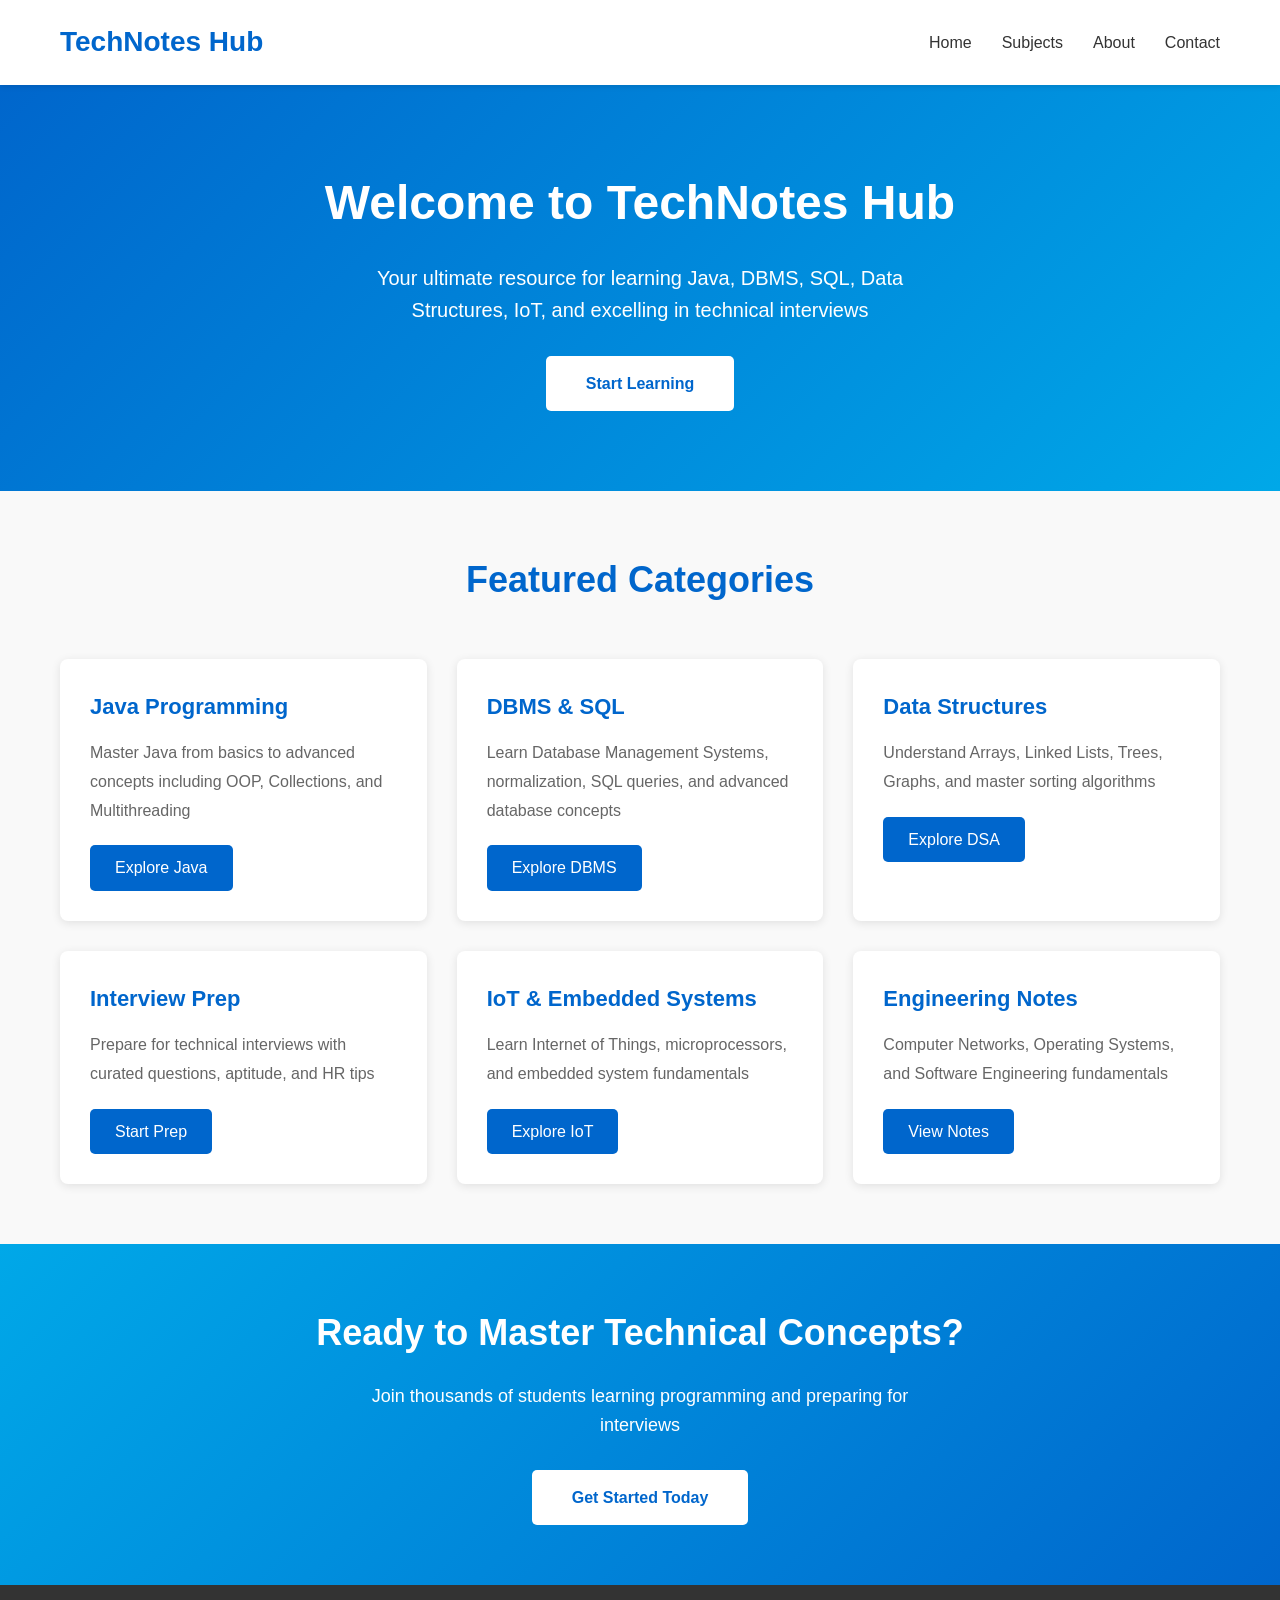
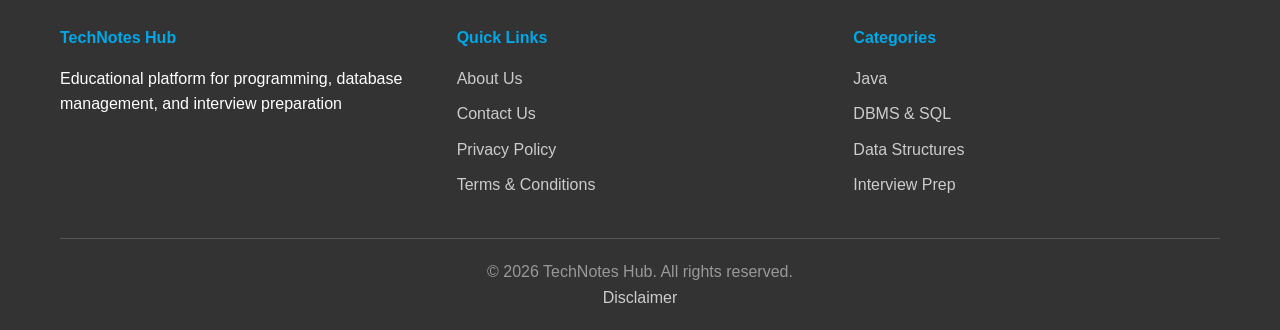
<file: technotes-hub/index.html>
<!DOCTYPE html>
<html lang="en">
<head>
    <meta charset="UTF-8">
    <meta name="viewport" content="width=device-width, initial-scale=1.0">
    <meta name="description" content="TechNotes Hub - Educational resources for Java, DBMS, SQL, Data Structures, IoT, and Interview Preparation">
    <meta name="keywords" content="Java, DBMS, SQL, Data Structures, Interview Questions, Programming">
    <title>TechNotes Hub - Learn Java, DBMS, SQL & More</title>
    <link rel="stylesheet" href="css/style.css">
    <link rel="stylesheet" href="css/responsive.css">
</head>
<body>
    <header>
        <nav class="navbar">
            <div class="container">
                <div class="logo">
                    <h1>TechNotes Hub</h1>
                </div>
                <ul class="nav-menu">
                    <li><a href="index.html">Home</a></li>
                    <li class="dropdown">
                        <a href="#">Subjects</a>
                        <div class="dropdown-content">
                            <a href="pages/java.html">Java</a>
                            <a href="pages/dbms.html">DBMS</a>
                            <a href="pages/sql.html">SQL</a>
                            <a href="pages/dsa.html">Data Structures</a>
                            <a href="pages/iot.html">IoT</a>
                            <a href="pages/placement.html">Placement Prep</a>
                        </div>
                    </li>
                    <li><a href="pages/about.html">About</a></li>
                    <li><a href="pages/contact.html">Contact</a></li>
                </ul>
            </div>
        </nav>
    </header>

    <main>
        <section class="hero">
            <div class="container">
                <h2>Welcome to TechNotes Hub</h2>
                <p>Your ultimate resource for learning Java, DBMS, SQL, Data Structures, IoT, and excelling in technical interviews</p>
                <a href="#featured" class="cta-btn">Start Learning</a>
            </div>
        </section>

        <section class="featured" id="featured">
            <div class="container">
                <h2>Featured Categories</h2>
                <div class="category-grid">
                    <div class="category-card">
                        <h3>Java Programming</h3>
                        <p>Master Java from basics to advanced concepts including OOP, Collections, and Multithreading</p>
                        <a href="pages/java.html" class="btn">Explore Java</a>
                    </div>
                    <div class="category-card">
                        <h3>DBMS & SQL</h3>
                        <p>Learn Database Management Systems, normalization, SQL queries, and advanced database concepts</p>
                        <a href="pages/dbms.html" class="btn">Explore DBMS</a>
                    </div>
                    <div class="category-card">
                        <h3>Data Structures</h3>
                        <p>Understand Arrays, Linked Lists, Trees, Graphs, and master sorting algorithms</p>
                        <a href="pages/dsa.html" class="btn">Explore DSA</a>
                    </div>
                    <div class="category-card">
                        <h3>Interview Prep</h3>
                        <p>Prepare for technical interviews with curated questions, aptitude, and HR tips</p>
                        <a href="pages/placement.html" class="btn">Start Prep</a>
                    </div>
                    <div class="category-card">
                        <h3>IoT & Embedded Systems</h3>
                        <p>Learn Internet of Things, microprocessors, and embedded system fundamentals</p>
                        <a href="pages/iot.html" class="btn">Explore IoT</a>
                    </div>
                    <div class="category-card">
                        <h3>Engineering Notes</h3>
                        <p>Computer Networks, Operating Systems, and Software Engineering fundamentals</p>
                        <a href="pages/engineering.html" class="btn">View Notes</a>
                    </div>
                </div>
            </div>
        </section>

        <section class="cta-section">
            <div class="container">
                <h2>Ready to Master Technical Concepts?</h2>
                <p>Join thousands of students learning programming and preparing for interviews</p>
                <a href="pages/contact.html" class="cta-btn">Get Started Today</a>
            </div>
        </section>
    </main>

    <footer>
        <div class="container">
            <div class="footer-content">
                <div class="footer-section">
                    <h4>TechNotes Hub</h4>
                    <p>Educational platform for programming, database management, and interview preparation</p>
                </div>
                <div class="footer-section">
                    <h4>Quick Links</h4>
                    <ul>
                        <li><a href="pages/about.html">About Us</a></li>
                        <li><a href="pages/contact.html">Contact Us</a></li>
                        <li><a href="pages/privacy-policy.html">Privacy Policy</a></li>
                        <li><a href="pages/terms-conditions.html">Terms & Conditions</a></li>
                    </ul>
                </div>
                <div class="footer-section">
                    <h4>Categories</h4>
                    <ul>
                        <li><a href="pages/java.html">Java</a></li>
                        <li><a href="pages/dbms.html">DBMS & SQL</a></li>
                        <li><a href="pages/dsa.html">Data Structures</a></li>
                        <li><a href="pages/placement.html">Interview Prep</a></li>
                    </ul>
                </div>
            </div>
            <div class="footer-bottom">
                <p>&copy; 2026 TechNotes Hub. All rights reserved.</p>
                <p><a href="pages/disclaimer.html">Disclaimer</a></p>
            </div>
        </div>
    </footer>

    <!-- AdSense Placeholder -->
    <script async src="https://pagead2.googlesyndication.com/pagead/js/adsbygoogle.js?client=ca-pub-xxxxxxxxxxxxxxxx"></script>
</body>
</html>
</file>
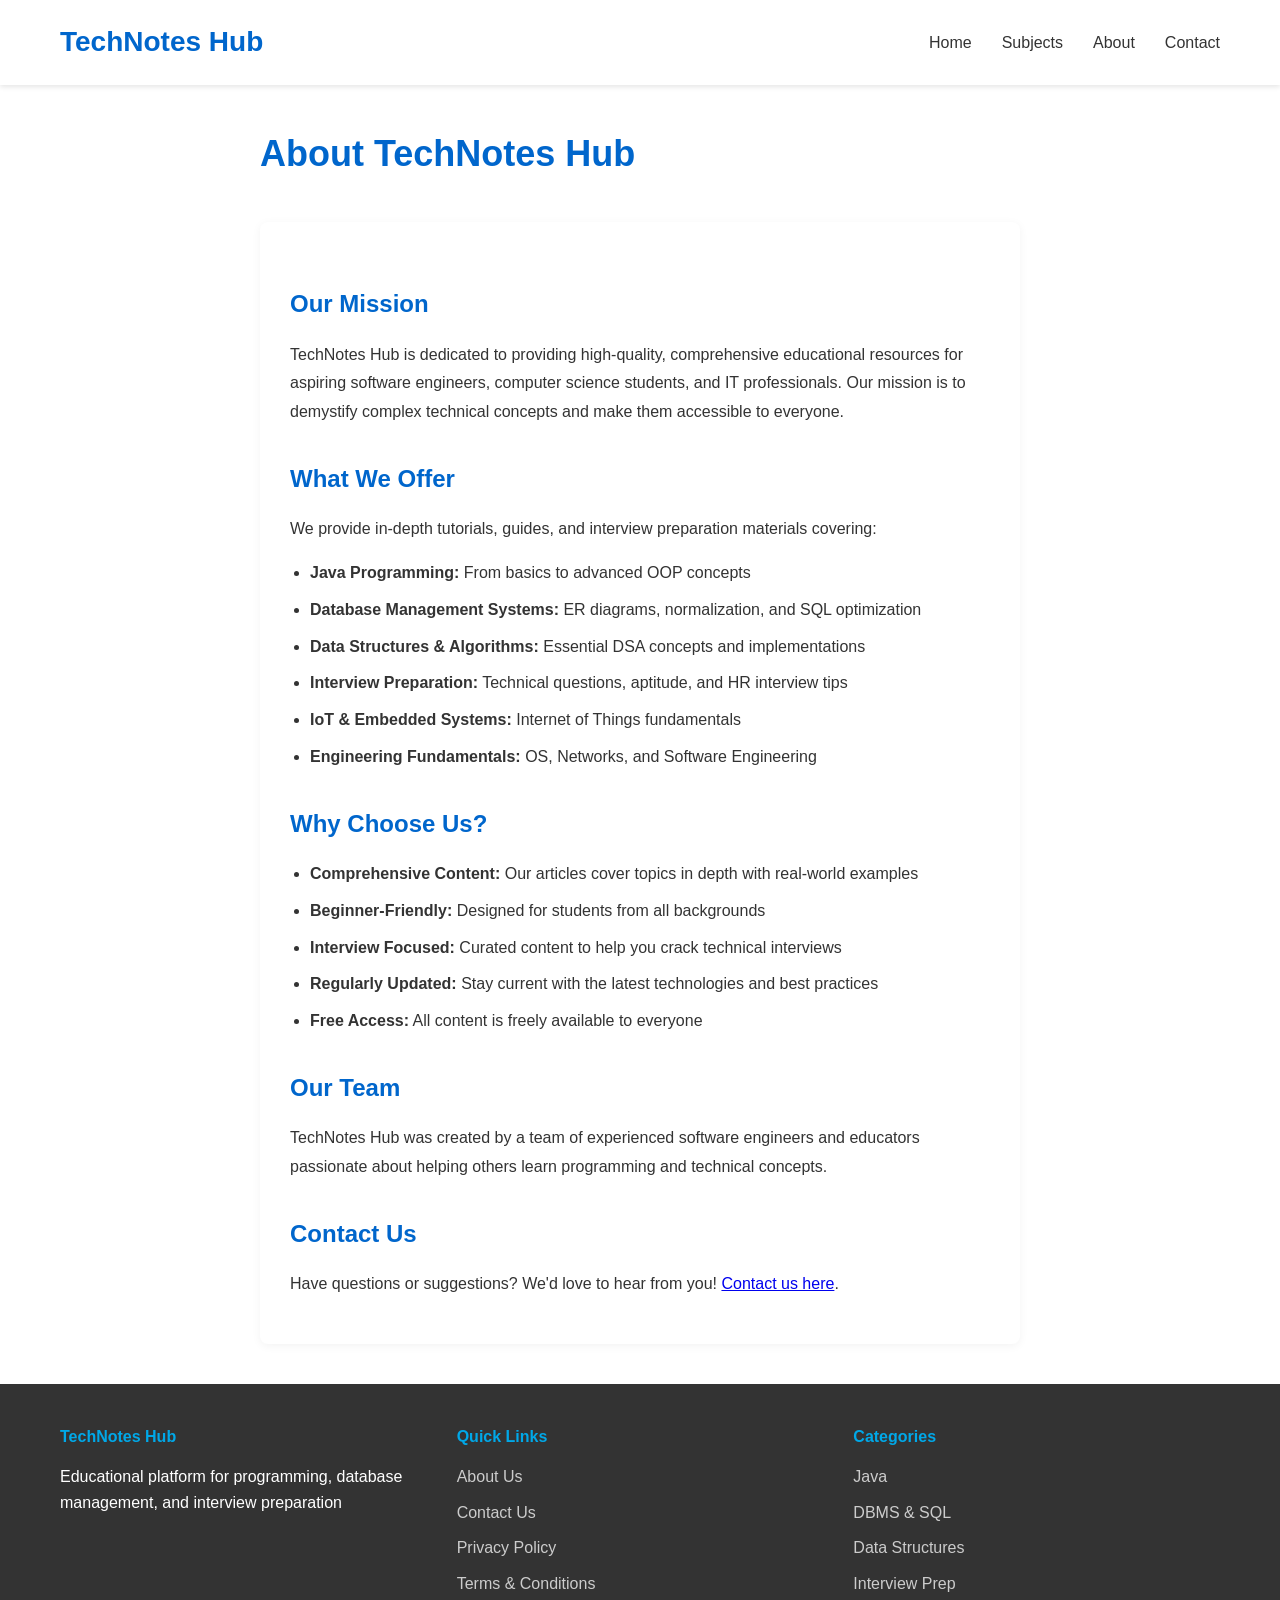
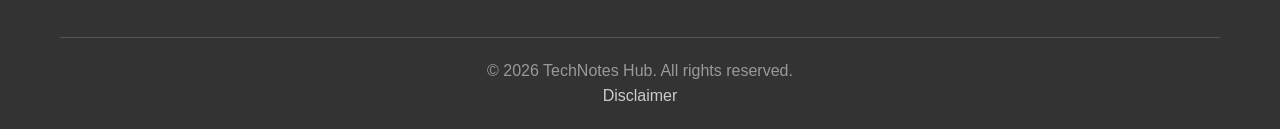
<file: technotes-hub/pages/about.html>
<!DOCTYPE html>
<html lang="en">
<head>
    <meta charset="UTF-8">
    <meta name="viewport" content="width=device-width, initial-scale=1.0">
    <meta name="description" content="About TechNotes Hub - Learn more about our mission and vision">
    <title>About Us - TechNotes Hub</title>
    <link rel="stylesheet" href="../css/style.css">
    <link rel="stylesheet" href="../css/responsive.css">
</head>
<body>
    <header>
        <nav class="navbar">
            <div class="container">
                <div class="logo">
                    <h1>TechNotes Hub</h1>
                </div>
                <ul class="nav-menu">
                    <li><a href="../index.html">Home</a></li>
                    <li class="dropdown">
                        <a href="#">Subjects</a>
                        <div class="dropdown-content">
                            <a href="java.html">Java</a>
                            <a href="dbms.html">DBMS</a>
                            <a href="sql.html">SQL</a>
                            <a href="dsa.html">Data Structures</a>
                            <a href="iot.html">IoT</a>
                            <a href="placement.html">Placement Prep</a>
                        </div>
                    </li>
                    <li><a href="about.html">About</a></li>
                    <li><a href="contact.html">Contact</a></li>
                </ul>
            </div>
        </nav>
    </header>

    <main>
        <div class="article-container">
            <div class="article-header">
                <h1>About TechNotes Hub</h1>
            </div>

            <div class="article-content">
                <h2>Our Mission</h2>
                <p>TechNotes Hub is dedicated to providing high-quality, comprehensive educational resources for aspiring software engineers, computer science students, and IT professionals. Our mission is to demystify complex technical concepts and make them accessible to everyone.</p>

                <h2>What We Offer</h2>
                <p>We provide in-depth tutorials, guides, and interview preparation materials covering:</p>
                <ul>
                    <li><strong>Java Programming:</strong> From basics to advanced OOP concepts</li>
                    <li><strong>Database Management Systems:</strong> ER diagrams, normalization, and SQL optimization</li>
                    <li><strong>Data Structures & Algorithms:</strong> Essential DSA concepts and implementations</li>
                    <li><strong>Interview Preparation:</strong> Technical questions, aptitude, and HR interview tips</li>
                    <li><strong>IoT & Embedded Systems:</strong> Internet of Things fundamentals</li>
                    <li><strong>Engineering Fundamentals:</strong> OS, Networks, and Software Engineering</li>
                </ul>

                <h2>Why Choose Us?</h2>
                <ul>
                    <li><strong>Comprehensive Content:</strong> Our articles cover topics in depth with real-world examples</li>
                    <li><strong>Beginner-Friendly:</strong> Designed for students from all backgrounds</li>
                    <li><strong>Interview Focused:</strong> Curated content to help you crack technical interviews</li>
                    <li><strong>Regularly Updated:</strong> Stay current with the latest technologies and best practices</li>
                    <li><strong>Free Access:</strong> All content is freely available to everyone</li>
                </ul>

                <h2>Our Team</h2>
                <p>TechNotes Hub was created by a team of experienced software engineers and educators passionate about helping others learn programming and technical concepts.</p>

                <h2>Contact Us</h2>
                <p>Have questions or suggestions? We'd love to hear from you! <a href="contact.html">Contact us here</a>.</p>
            </div>
        </div>
    </main>

    <footer>
        <div class="container">
            <div class="footer-content">
                <div class="footer-section">
                    <h4>TechNotes Hub</h4>
                    <p>Educational platform for programming, database management, and interview preparation</p>
                </div>
                <div class="footer-section">
                    <h4>Quick Links</h4>
                    <ul>
                        <li><a href="about.html">About Us</a></li>
                        <li><a href="contact.html">Contact Us</a></li>
                        <li><a href="privacy-policy.html">Privacy Policy</a></li>
                        <li><a href="terms-conditions.html">Terms & Conditions</a></li>
                    </ul>
                </div>
                <div class="footer-section">
                    <h4>Categories</h4>
                    <ul>
                        <li><a href="java.html">Java</a>
                        <li><a href="dbms.html">DBMS & SQL</a></li>
                        <li><a href="dsa.html">Data Structures</a></li>
                        <li><a href="placement.html">Interview Prep</a></li>
                    </ul>
                </div>
            </div>
            <div class="footer-bottom">
                <p>&copy; 2026 TechNotes Hub. All rights reserved.</p>
                <p><a href="disclaimer.html">Disclaimer</a></p>
            </div>
        </div>
    </footer>
</body>
</html>
</file>
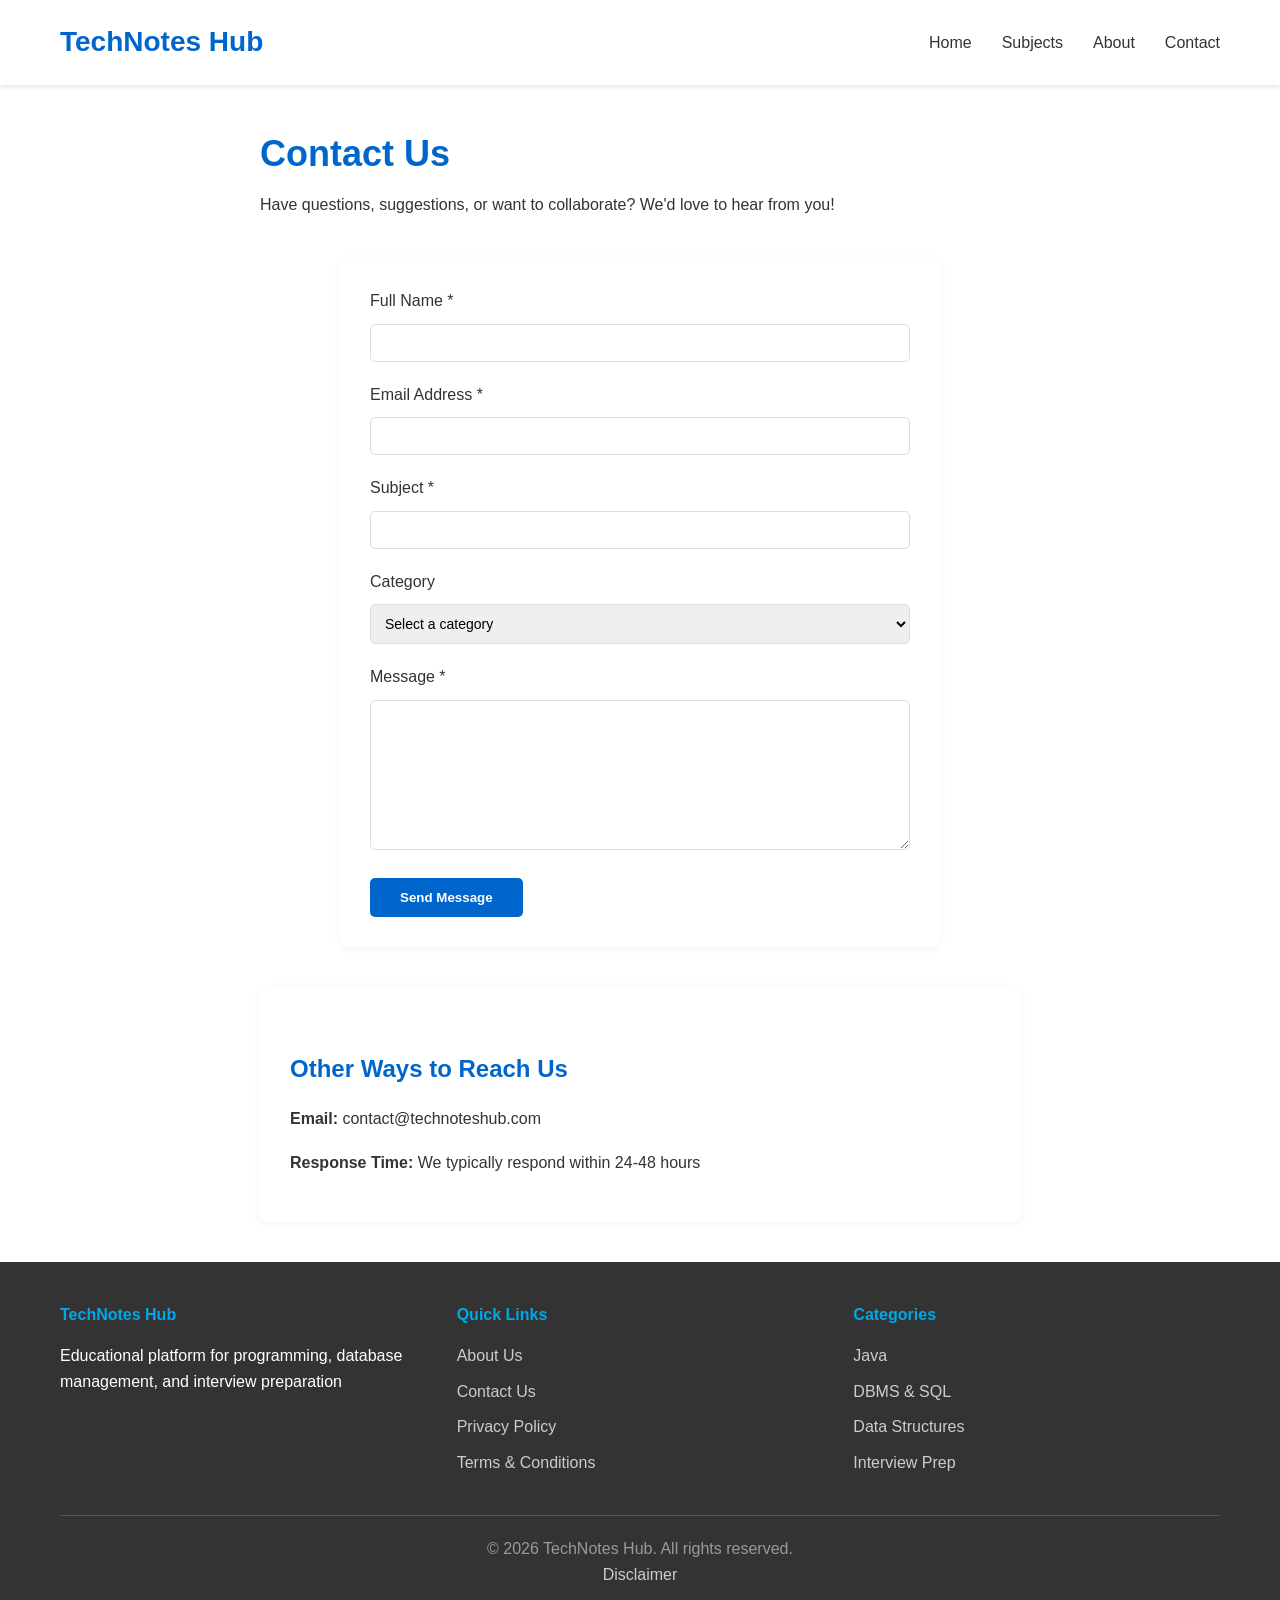
<file: technotes-hub/pages/contact.html>
<!DOCTYPE html>
<html lang="en">
<head>
    <meta charset="UTF-8">
    <meta name="viewport" content="width=device-width, initial-scale=1.0">
    <meta name="description" content="Contact TechNotes Hub - Get in touch with us">
    <title>Contact Us - TechNotes Hub</title>
    <link rel="stylesheet" href="../css/style.css">
    <link rel="stylesheet" href="../css/responsive.css">
</head>
<body>
    <header>
        <nav class="navbar">
            <div class="container">
                <div class="logo">
                    <h1>TechNotes Hub</h1>
                </div>
                <ul class="nav-menu">
                    <li><a href="../index.html">Home</a></li>
                    <li class="dropdown">
                        <a href="#">Subjects</a>
                        <div class="dropdown-content">
                            <a href="java.html">Java</a>
                            <a href="dbms.html">DBMS</a>
                            <a href="sql.html">SQL</a>
                            <a href="dsa.html">Data Structures</a>
                            <a href="iot.html">IoT</a>
                            <a href="placement.html">Placement Prep</a>
                        </div>
                    </li>
                    <li><a href="about.html">About</a></li>
                    <li><a href="contact.html">Contact</a></li>
                </ul>
            </div>
        </nav>
    </header>

    <main>
        <div class="article-container">
            <div class="article-header">
                <h1>Contact Us</h1>
                <p>Have questions, suggestions, or want to collaborate? We'd love to hear from you!</p>
            </div>

            <form id="contactForm" action="https://formspree.io/f/YOUR_FORM_ID" method="POST">
                <div>
                    <label for="name">Full Name *</label>
                    <input type="text" id="name" name="name" required>
                </div>

                <div>
                    <label for="email">Email Address *</label>
                    <input type="email" id="email" name="email" required>
                </div>

                <div>
                    <label for="subject">Subject *</label>
                    <input type="text" id="subject" name="subject" required>
                </div>

                <div>
                    <label for="category">Category</label>
                    <select id="category" name="category">
                        <option value="">Select a category</option>
                        <option value="suggestion">Content Suggestion</option>
                        <option value="feedback">Feedback</option>
                        <option value="bug">Bug Report</option>
                        <option value="collaboration">Collaboration</option>
                        <option value="other">Other</option>
                    </select>
                </div>

                <div>
                    <label for="message">Message *</label>
                    <textarea id="message" name="message" required></textarea>
                </div>

                <button type="submit">Send Message</button>
            </form>

            <div class="article-content">
                <h2>Other Ways to Reach Us</h2>
                <p><strong>Email:</strong> contact@technoteshub.com</p>
                <p><strong>Response Time:</strong> We typically respond within 24-48 hours</p>
            </div>
        </div>
    </main>

    <footer>
        <div class="container">
            <div class="footer-content">
                <div class="footer-section">
                    <h4>TechNotes Hub</h4>
                    <p>Educational platform for programming, database management, and interview preparation</p>
                </div>
                <div class="footer-section">
                    <h4>Quick Links</h4>
                    <ul>
                        <li><a href="about.html">About Us</a></li>
                        <li><a href="contact.html">Contact Us</a></li>
                        <li><a href="privacy-policy.html">Privacy Policy</a></li>
                        <li><a href="terms-conditions.html">Terms & Conditions</a></li>
                    </ul>
                </div>
                <div class="footer-section">
                    <h4>Categories</h4>
                    <ul>
                        <li><a href="java.html">Java</a></li>
                        <li><a href="dbms.html">DBMS & SQL</a></li>
                        <li><a href="dsa.html">Data Structures</a></li>
                        <li><a href="placement.html">Interview Prep</a></li>
                    </ul>
                </div>
            </div>
            <div class="footer-bottom">
                <p>&copy; 2026 TechNotes Hub. All rights reserved.</p>
                <p><a href="disclaimer.html">Disclaimer</a></p>
            </div>
        </div>
    </footer>
</body>
</html>
</file>
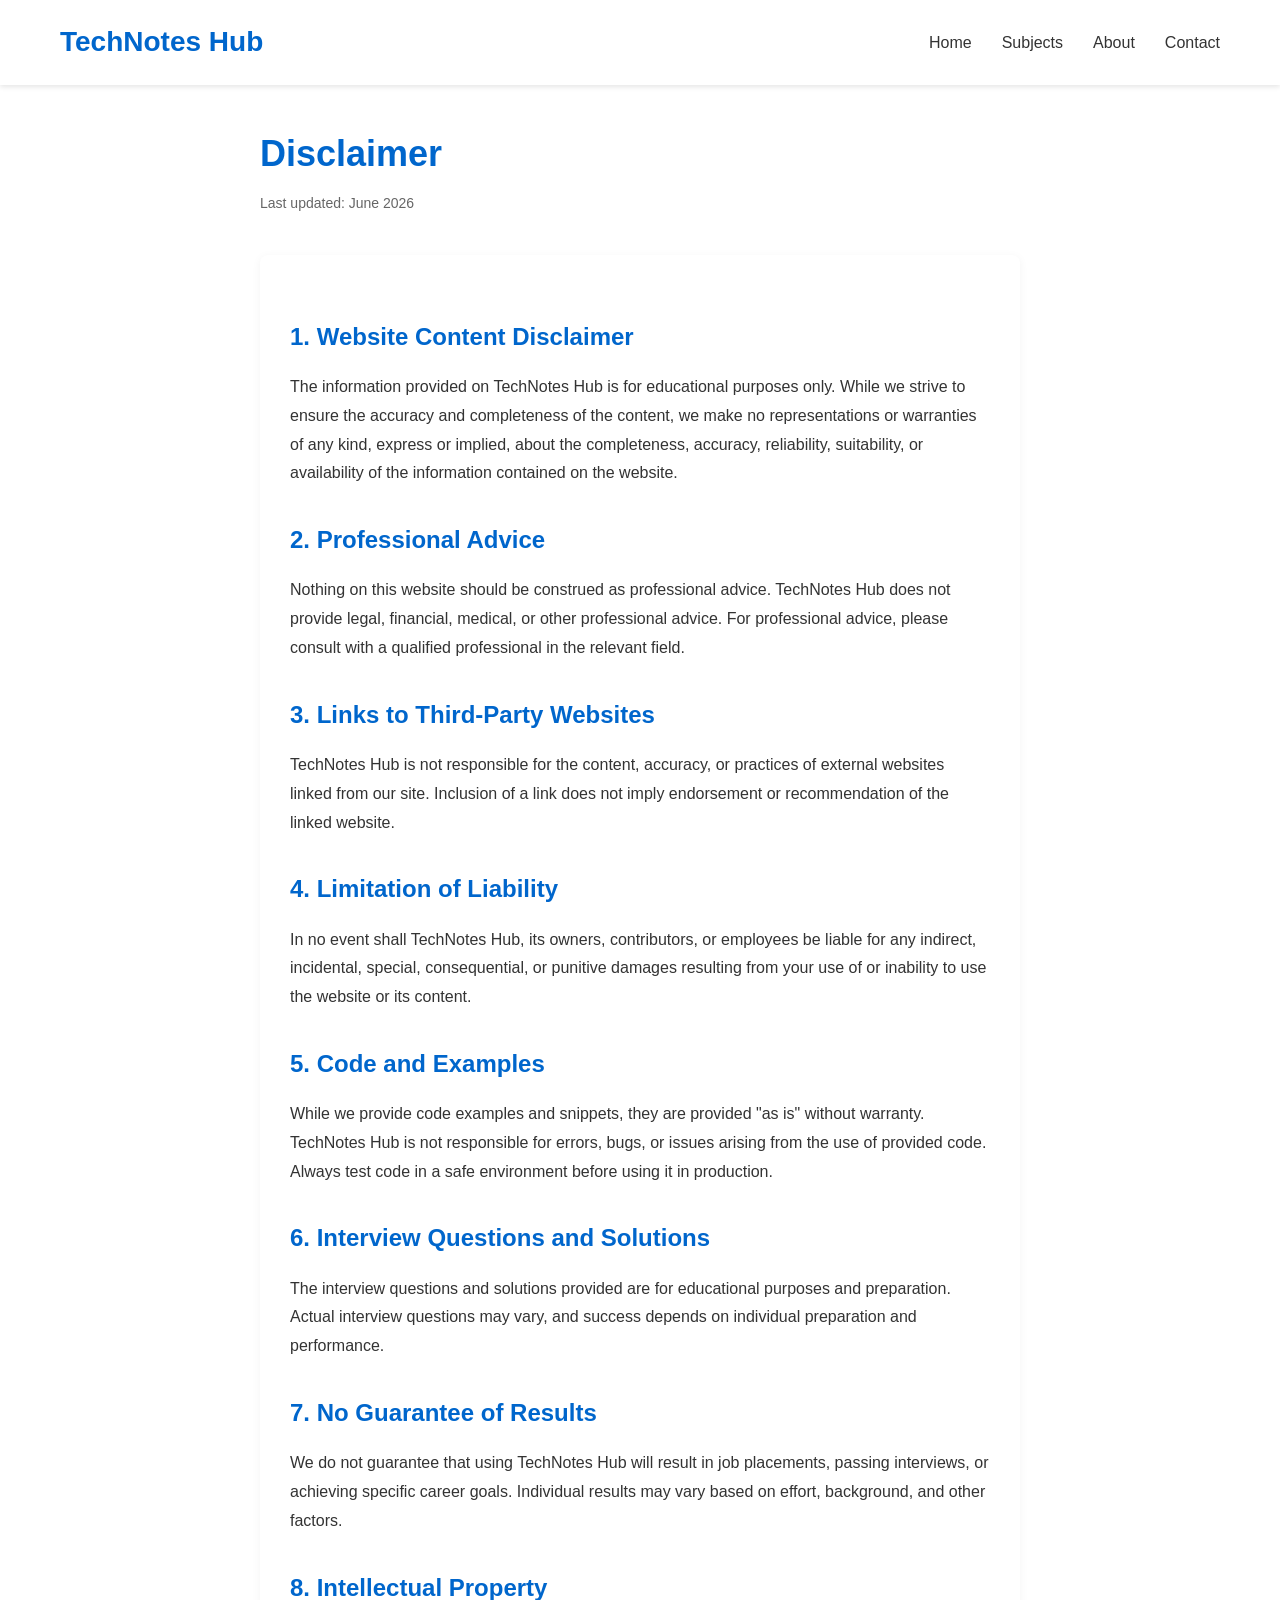
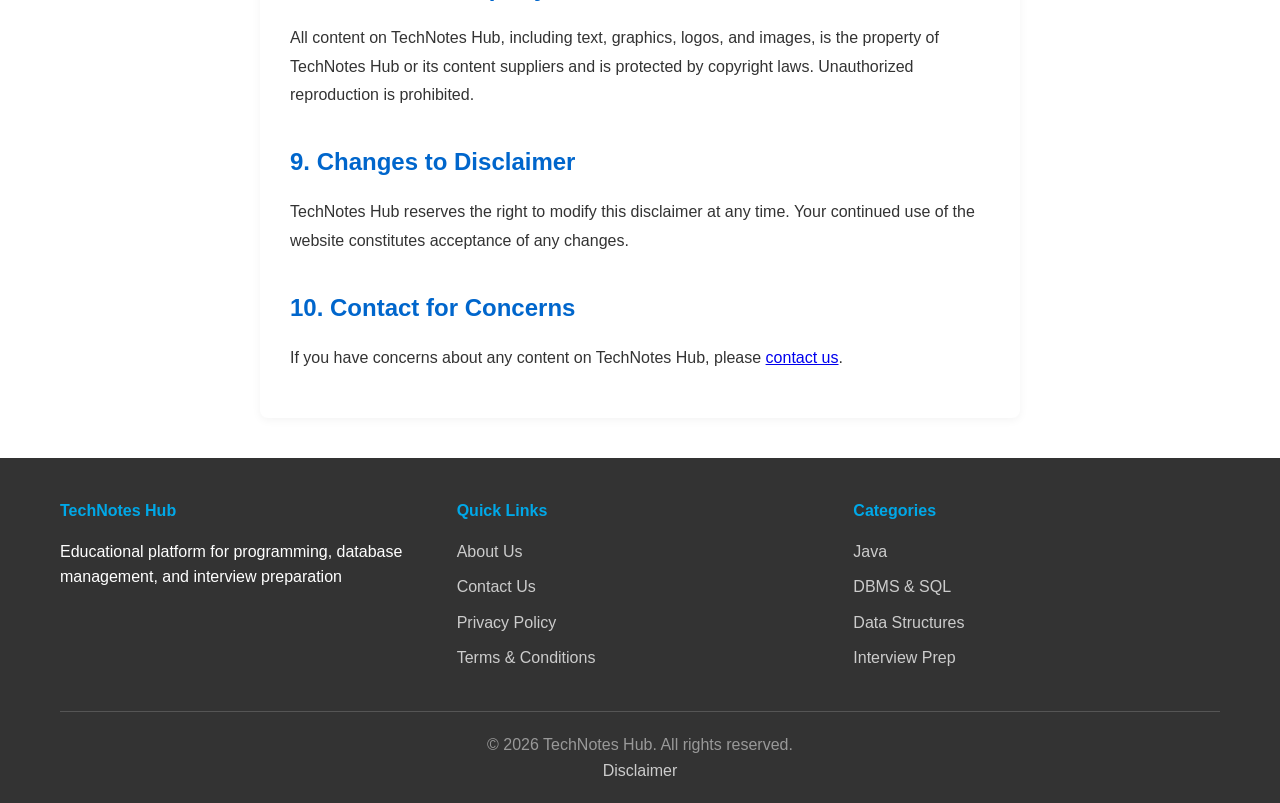
<file: technotes-hub/pages/disclaimer.html>
<!DOCTYPE html>
<html lang="en">
<head>
    <meta charset="UTF-8">
    <meta name="viewport" content="width=device-width, initial-scale=1.0">
    <meta name="description" content="Disclaimer - TechNotes Hub">
    <title>Disclaimer - TechNotes Hub</title>
    <link rel="stylesheet" href="../css/style.css">
    <link rel="stylesheet" href="../css/responsive.css">
</head>
<body>
    <header>
        <nav class="navbar">
            <div class="container">
                <div class="logo">
                    <h1>TechNotes Hub</h1>
                </div>
                <ul class="nav-menu">
                    <li><a href="../index.html">Home</a></li>
                    <li class="dropdown">
                        <a href="#">Subjects</a>
                        <div class="dropdown-content">
                            <a href="java.html">Java</a>
                            <a href="dbms.html">DBMS</a>
                            <a href="sql.html">SQL</a>
                            <a href="dsa.html">Data Structures</a>
                            <a href="iot.html">IoT</a>
                            <a href="placement.html">Placement Prep</a>
                        </div>
                    </li>
                    <li><a href="about.html">About</a></li>
                    <li><a href="contact.html">Contact</a></li>
                </ul>
            </div>
        </nav>
    </header>

    <main>
        <div class="article-container">
            <div class="article-header">
                <h1>Disclaimer</h1>
                <p class="article-meta">Last updated: June 2026</p>
            </div>

            <div class="article-content">
                <h2>1. Website Content Disclaimer</h2>
                <p>The information provided on TechNotes Hub is for educational purposes only. While we strive to ensure the accuracy and completeness of the content, we make no representations or warranties of any kind, express or implied, about the completeness, accuracy, reliability, suitability, or availability of the information contained on the website.</p>

                <h2>2. Professional Advice</h2>
                <p>Nothing on this website should be construed as professional advice. TechNotes Hub does not provide legal, financial, medical, or other professional advice. For professional advice, please consult with a qualified professional in the relevant field.</p>

                <h2>3. Links to Third-Party Websites</h2>
                <p>TechNotes Hub is not responsible for the content, accuracy, or practices of external websites linked from our site. Inclusion of a link does not imply endorsement or recommendation of the linked website.</p>

                <h2>4. Limitation of Liability</h2>
                <p>In no event shall TechNotes Hub, its owners, contributors, or employees be liable for any indirect, incidental, special, consequential, or punitive damages resulting from your use of or inability to use the website or its content.</p>

                <h2>5. Code and Examples</h2>
                <p>While we provide code examples and snippets, they are provided "as is" without warranty. TechNotes Hub is not responsible for errors, bugs, or issues arising from the use of provided code. Always test code in a safe environment before using it in production.</p>

                <h2>6. Interview Questions and Solutions</h2>
                <p>The interview questions and solutions provided are for educational purposes and preparation. Actual interview questions may vary, and success depends on individual preparation and performance.</p>

                <h2>7. No Guarantee of Results</h2>
                <p>We do not guarantee that using TechNotes Hub will result in job placements, passing interviews, or achieving specific career goals. Individual results may vary based on effort, background, and other factors.</p>

                <h2>8. Intellectual Property</h2>
                <p>All content on TechNotes Hub, including text, graphics, logos, and images, is the property of TechNotes Hub or its content suppliers and is protected by copyright laws. Unauthorized reproduction is prohibited.</p>

                <h2>9. Changes to Disclaimer</h2>
                <p>TechNotes Hub reserves the right to modify this disclaimer at any time. Your continued use of the website constitutes acceptance of any changes.</p>

                <h2>10. Contact for Concerns</h2>
                <p>If you have concerns about any content on TechNotes Hub, please <a href="contact.html">contact us</a>.</p>
            </div>
        </div>
    </main>

    <footer>
        <div class="container">
            <div class="footer-content">
                <div class="footer-section">
                    <h4>TechNotes Hub</h4>
                    <p>Educational platform for programming, database management, and interview preparation</p>
                </div>
                <div class="footer-section">
                    <h4>Quick Links</h4>
                    <ul>
                        <li><a href="about.html">About Us</a></li>
                        <li><a href="contact.html">Contact Us</a></li>
                        <li><a href="privacy-policy.html">Privacy Policy</a></li>
                        <li><a href="terms-conditions.html">Terms & Conditions</a></li>
                    </ul>
                </div>
                <div class="footer-section">
                    <h4>Categories</h4>
                    <ul>
                        <li><a href="java.html">Java</a></li>
                        <li><a href="dbms.html">DBMS & SQL</a></li>
                        <li><a href="dsa.html">Data Structures</a></li>
                        <li><a href="placement.html">Interview Prep</a></li>
                    </ul>
                </div>
            </div>
            <div class="footer-bottom">
                <p>&copy; 2026 TechNotes Hub. All rights reserved.</p>
                <p><a href="disclaimer.html">Disclaimer</a></p>
            </div>
        </div>
    </footer>
</body>
</html>
</file>
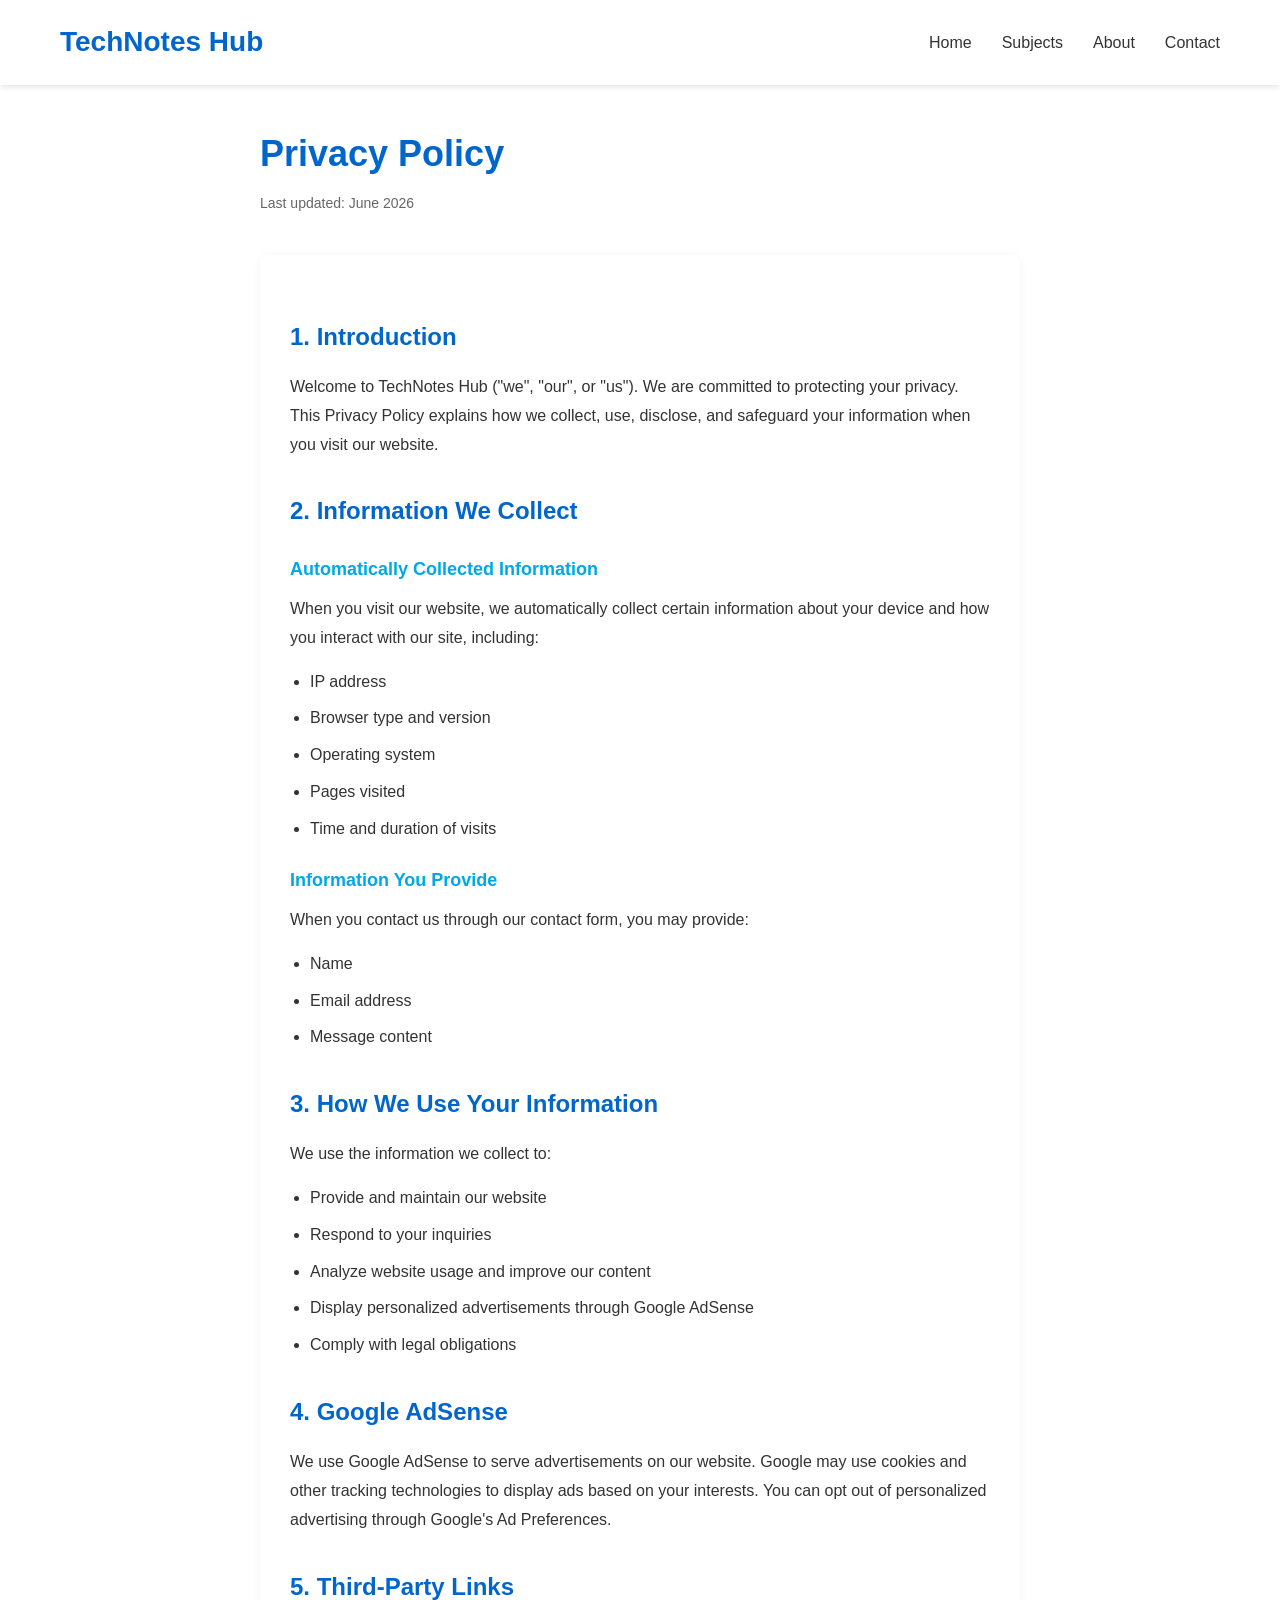
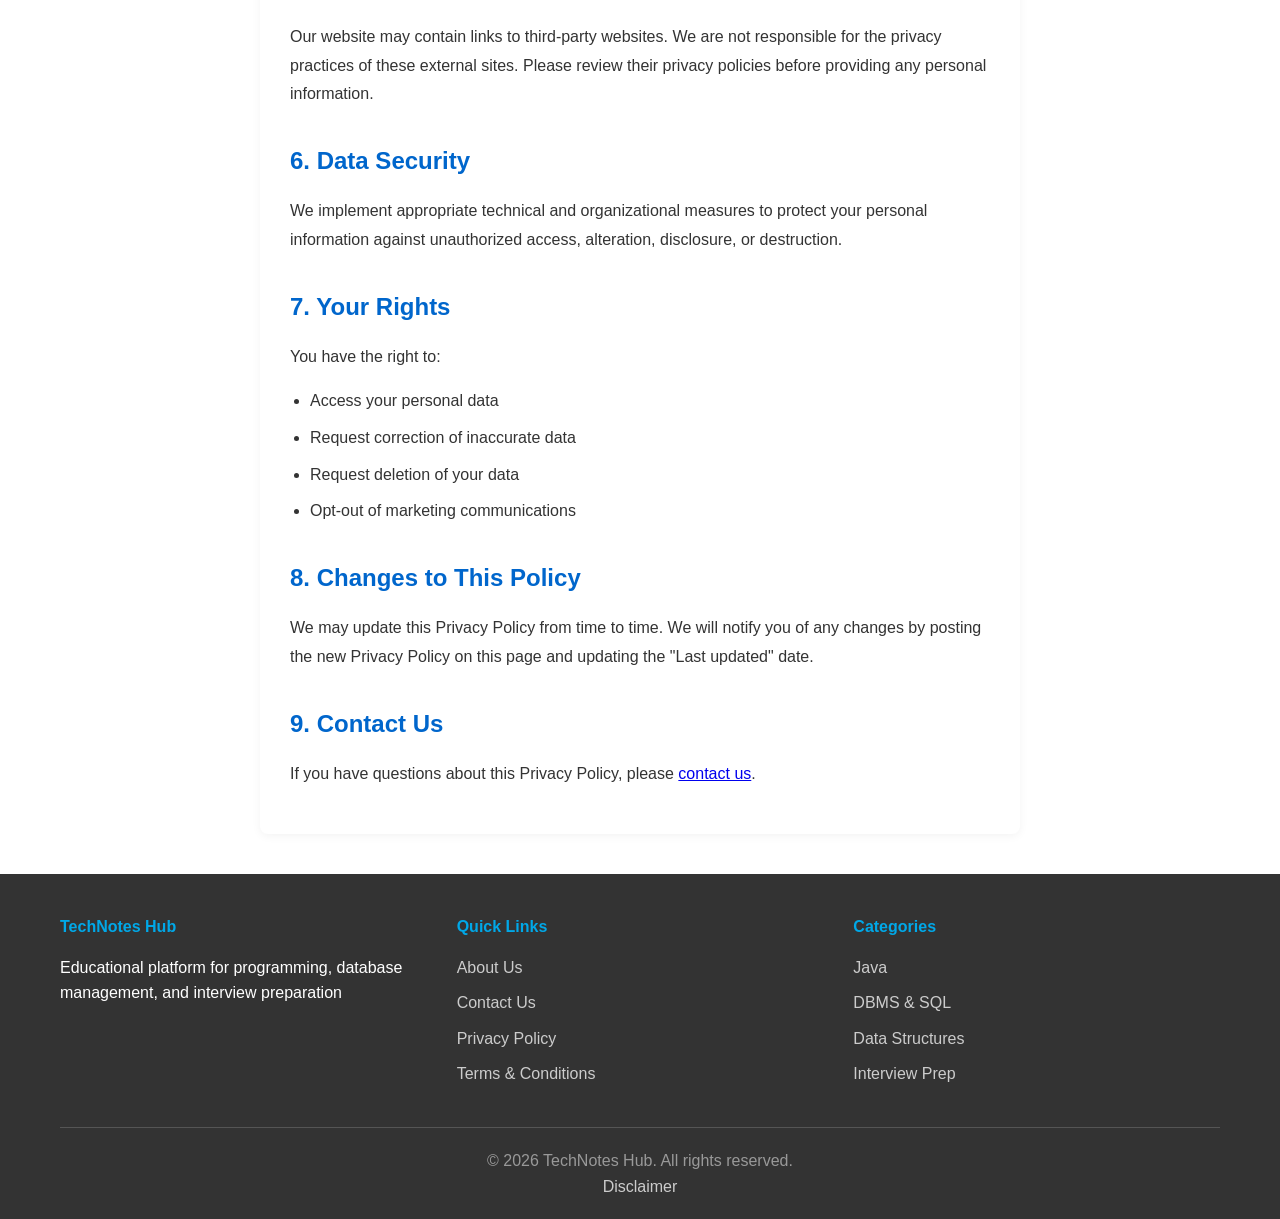
<file: technotes-hub/pages/privacy-policy.html>
<!DOCTYPE html>
<html lang="en">
<head>
    <meta charset="UTF-8">
    <meta name="viewport" content="width=device-width, initial-scale=1.0">
    <meta name="description" content="Privacy Policy - TechNotes Hub">
    <title>Privacy Policy - TechNotes Hub</title>
    <link rel="stylesheet" href="../css/style.css">
    <link rel="stylesheet" href="../css/responsive.css">
</head>
<body>
    <header>
        <nav class="navbar">
            <div class="container">
                <div class="logo">
                    <h1>TechNotes Hub</h1>
                </div>
                <ul class="nav-menu">
                    <li><a href="../index.html">Home</a></li>
                    <li class="dropdown">
                        <a href="#">Subjects</a>
                        <div class="dropdown-content">
                            <a href="java.html">Java</a>
                            <a href="dbms.html">DBMS</a>
                            <a href="sql.html">SQL</a>
                            <a href="dsa.html">Data Structures</a>
                            <a href="iot.html">IoT</a>
                            <a href="placement.html">Placement Prep</a>
                        </div>
                    </li>
                    <li><a href="about.html">About</a></li>
                    <li><a href="contact.html">Contact</a></li>
                </ul>
            </div>
        </nav>
    </header>

    <main>
        <div class="article-container">
            <div class="article-header">
                <h1>Privacy Policy</h1>
                <p class="article-meta">Last updated: June 2026</p>
            </div>

            <div class="article-content">
                <h2>1. Introduction</h2>
                <p>Welcome to TechNotes Hub ("we", "our", or "us"). We are committed to protecting your privacy. This Privacy Policy explains how we collect, use, disclose, and safeguard your information when you visit our website.</p>

                <h2>2. Information We Collect</h2>
                <h3>Automatically Collected Information</h3>
                <p>When you visit our website, we automatically collect certain information about your device and how you interact with our site, including:</p>
                <ul>
                    <li>IP address</li>
                    <li>Browser type and version</li>
                    <li>Operating system</li>
                    <li>Pages visited</li>
                    <li>Time and duration of visits</li>
                </ul>

                <h3>Information You Provide</h3>
                <p>When you contact us through our contact form, you may provide:</p>
                <ul>
                    <li>Name</li>
                    <li>Email address</li>
                    <li>Message content</li>
                </ul>

                <h2>3. How We Use Your Information</h2>
                <p>We use the information we collect to:</p>
                <ul>
                    <li>Provide and maintain our website</li>
                    <li>Respond to your inquiries</li>
                    <li>Analyze website usage and improve our content</li>
                    <li>Display personalized advertisements through Google AdSense</li>
                    <li>Comply with legal obligations</li>
                </ul>

                <h2>4. Google AdSense</h2>
                <p>We use Google AdSense to serve advertisements on our website. Google may use cookies and other tracking technologies to display ads based on your interests. You can opt out of personalized advertising through Google's Ad Preferences.</p>

                <h2>5. Third-Party Links</h2>
                <p>Our website may contain links to third-party websites. We are not responsible for the privacy practices of these external sites. Please review their privacy policies before providing any personal information.</p>

                <h2>6. Data Security</h2>
                <p>We implement appropriate technical and organizational measures to protect your personal information against unauthorized access, alteration, disclosure, or destruction.</p>

                <h2>7. Your Rights</h2>
                <p>You have the right to:</p>
                <ul>
                    <li>Access your personal data</li>
                    <li>Request correction of inaccurate data</li>
                    <li>Request deletion of your data</li>
                    <li>Opt-out of marketing communications</li>
                </ul>

                <h2>8. Changes to This Policy</h2>
                <p>We may update this Privacy Policy from time to time. We will notify you of any changes by posting the new Privacy Policy on this page and updating the "Last updated" date.</p>

                <h2>9. Contact Us</h2>
                <p>If you have questions about this Privacy Policy, please <a href="contact.html">contact us</a>.</p>
            </div>
        </div>
    </main>

    <footer>
        <div class="container">
            <div class="footer-content">
                <div class="footer-section">
                    <h4>TechNotes Hub</h4>
                    <p>Educational platform for programming, database management, and interview preparation</p>
                </div>
                <div class="footer-section">
                    <h4>Quick Links</h4>
                    <ul>
                        <li><a href="about.html">About Us</a></li>
                        <li><a href="contact.html">Contact Us</a></li>
                        <li><a href="privacy-policy.html">Privacy Policy</a></li>
                        <li><a href="terms-conditions.html">Terms & Conditions</a></li>
                    </ul>
                </div>
                <div class="footer-section">
                    <h4>Categories</h4>
                    <ul>
                        <li><a href="java.html">Java</a></li>
                        <li><a href="dbms.html">DBMS & SQL</a></li>
                        <li><a href="dsa.html">Data Structures</a></li>
                        <li><a href="placement.html">Interview Prep</a></li>
                    </ul>
                </div>
            </div>
            <div class="footer-bottom">
                <p>&copy; 2026 TechNotes Hub. All rights reserved.</p>
                <p><a href="disclaimer.html">Disclaimer</a></p>
            </div>
        </div>
    </footer>
</body>
</html>
</file>
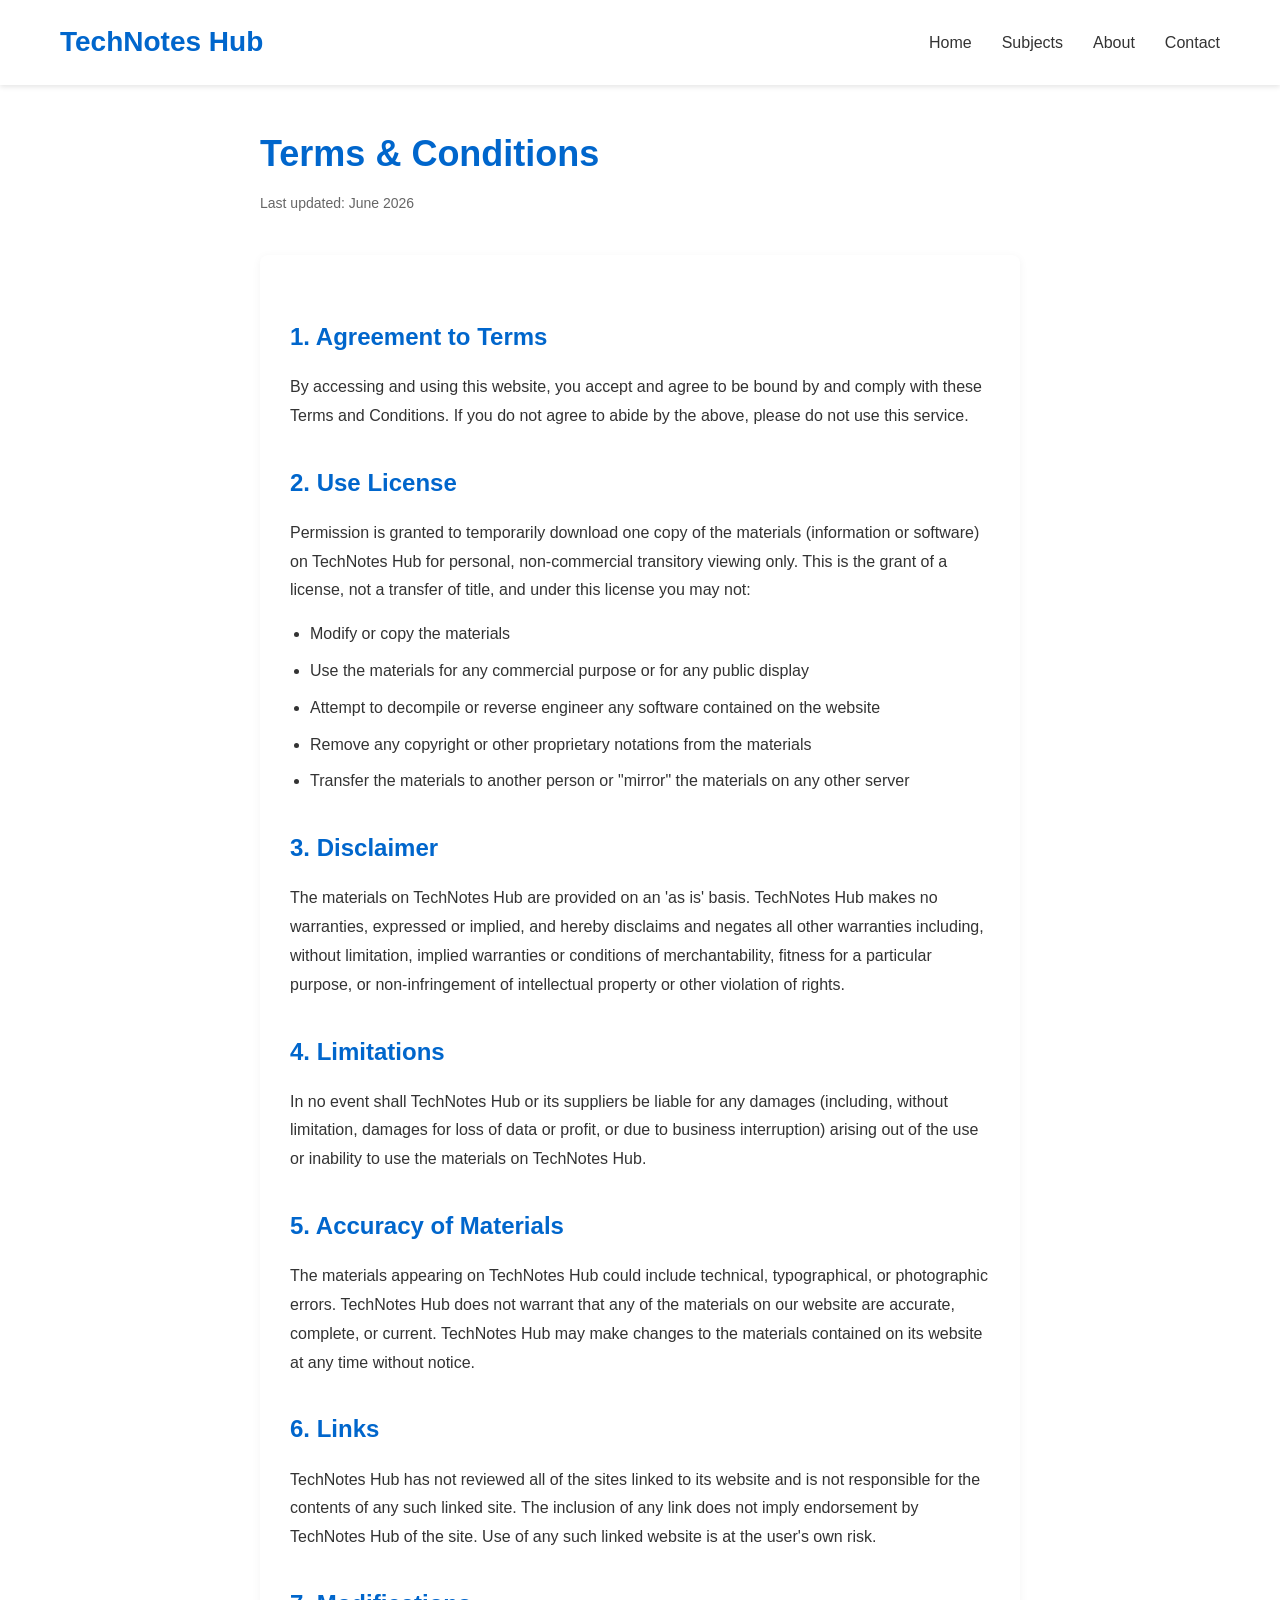
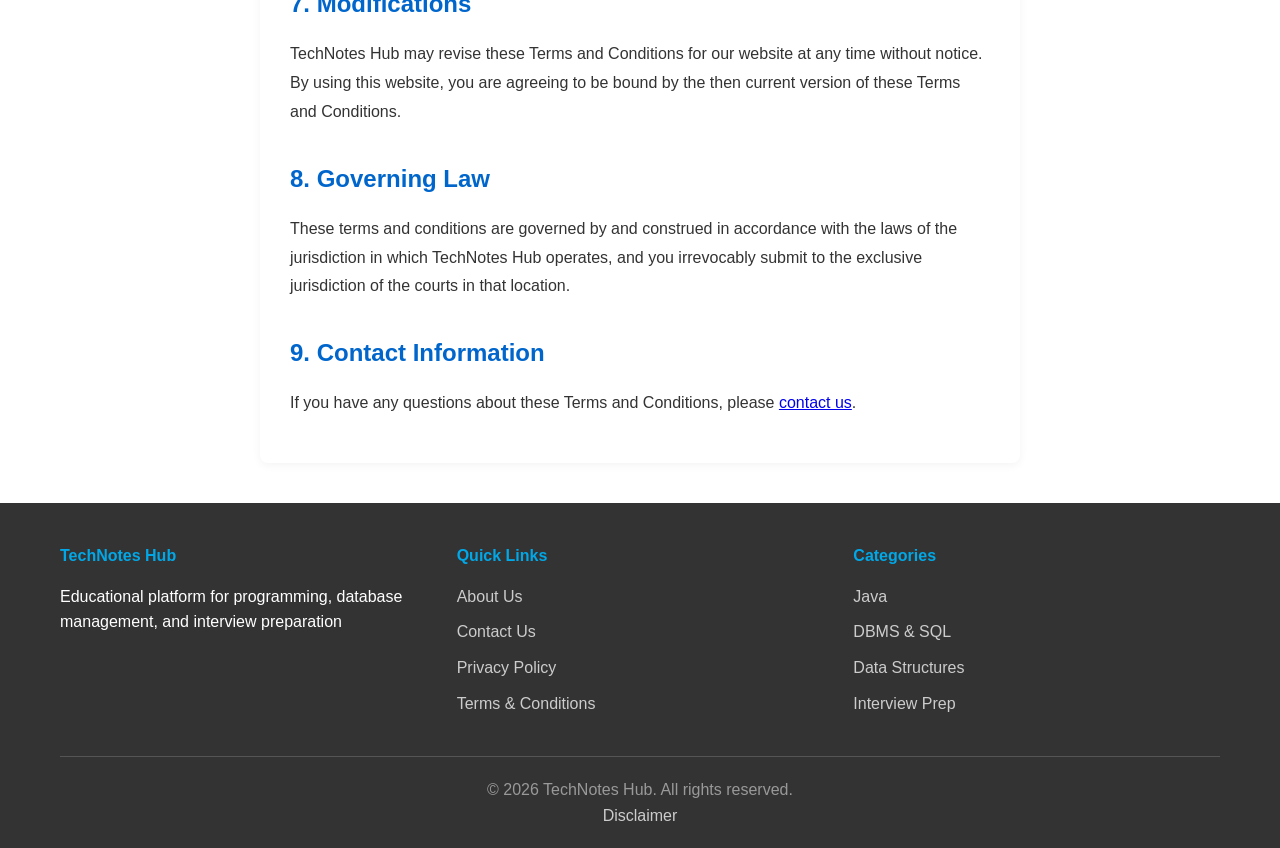
<file: technotes-hub/pages/terms-conditions.html>
<!DOCTYPE html>
<html lang="en">
<head>
    <meta charset="UTF-8">
    <meta name="viewport" content="width=device-width, initial-scale=1.0">
    <meta name="description" content="Terms and Conditions - TechNotes Hub">
    <title>Terms & Conditions - TechNotes Hub</title>
    <link rel="stylesheet" href="../css/style.css">
    <link rel="stylesheet" href="../css/responsive.css">
</head>
<body>
    <header>
        <nav class="navbar">
            <div class="container">
                <div class="logo">
                    <h1>TechNotes Hub</h1>
                </div>
                <ul class="nav-menu">
                    <li><a href="../index.html">Home</a></li>
                    <li class="dropdown">
                        <a href="#">Subjects</a>
                        <div class="dropdown-content">
                            <a href="java.html">Java</a>
                            <a href="dbms.html">DBMS</a>
                            <a href="sql.html">SQL</a>
                            <a href="dsa.html">Data Structures</a>
                            <a href="iot.html">IoT</a>
                            <a href="placement.html">Placement Prep</a>
                        </div>
                    </li>
                    <li><a href="about.html">About</a></li>
                    <li><a href="contact.html">Contact</a></li>
                </ul>
            </div>
        </nav>
    </header>

    <main>
        <div class="article-container">
            <div class="article-header">
                <h1>Terms & Conditions</h1>
                <p class="article-meta">Last updated: June 2026</p>
            </div>

            <div class="article-content">
                <h2>1. Agreement to Terms</h2>
                <p>By accessing and using this website, you accept and agree to be bound by and comply with these Terms and Conditions. If you do not agree to abide by the above, please do not use this service.</p>

                <h2>2. Use License</h2>
                <p>Permission is granted to temporarily download one copy of the materials (information or software) on TechNotes Hub for personal, non-commercial transitory viewing only. This is the grant of a license, not a transfer of title, and under this license you may not:</p>
                <ul>
                    <li>Modify or copy the materials</li>
                    <li>Use the materials for any commercial purpose or for any public display</li>
                    <li>Attempt to decompile or reverse engineer any software contained on the website</li>
                    <li>Remove any copyright or other proprietary notations from the materials</li>
                    <li>Transfer the materials to another person or "mirror" the materials on any other server</li>
                </ul>

                <h2>3. Disclaimer</h2>
                <p>The materials on TechNotes Hub are provided on an 'as is' basis. TechNotes Hub makes no warranties, expressed or implied, and hereby disclaims and negates all other warranties including, without limitation, implied warranties or conditions of merchantability, fitness for a particular purpose, or non-infringement of intellectual property or other violation of rights.</p>

                <h2>4. Limitations</h2>
                <p>In no event shall TechNotes Hub or its suppliers be liable for any damages (including, without limitation, damages for loss of data or profit, or due to business interruption) arising out of the use or inability to use the materials on TechNotes Hub.</p>

                <h2>5. Accuracy of Materials</h2>
                <p>The materials appearing on TechNotes Hub could include technical, typographical, or photographic errors. TechNotes Hub does not warrant that any of the materials on our website are accurate, complete, or current. TechNotes Hub may make changes to the materials contained on its website at any time without notice.</p>

                <h2>6. Links</h2>
                <p>TechNotes Hub has not reviewed all of the sites linked to its website and is not responsible for the contents of any such linked site. The inclusion of any link does not imply endorsement by TechNotes Hub of the site. Use of any such linked website is at the user's own risk.</p>

                <h2>7. Modifications</h2>
                <p>TechNotes Hub may revise these Terms and Conditions for our website at any time without notice. By using this website, you are agreeing to be bound by the then current version of these Terms and Conditions.</p>

                <h2>8. Governing Law</h2>
                <p>These terms and conditions are governed by and construed in accordance with the laws of the jurisdiction in which TechNotes Hub operates, and you irrevocably submit to the exclusive jurisdiction of the courts in that location.</p>

                <h2>9. Contact Information</h2>
                <p>If you have any questions about these Terms and Conditions, please <a href="contact.html">contact us</a>.</p>
            </div>
        </div>
    </main>

    <footer>
        <div class="container">
            <div class="footer-content">
                <div class="footer-section">
                    <h4>TechNotes Hub</h4>
                    <p>Educational platform for programming, database management, and interview preparation</p>
                </div>
                <div class="footer-section">
                    <h4>Quick Links</h4>
                    <ul>
                        <li><a href="about.html">About Us</a></li>
                        <li><a href="contact.html">Contact Us</a></li>
                        <li><a href="privacy-policy.html">Privacy Policy</a></li>
                        <li><a href="terms-conditions.html">Terms & Conditions</a></li>
                    </ul>
                </div>
                <div class="footer-section">
                    <h4>Categories</h4>
                    <ul>
                        <li><a href="java.html">Java</a></li>
                        <li><a href="dbms.html">DBMS & SQL</a></li>
                        <li><a href="dsa.html">Data Structures</a></li>
                        <li><a href="placement.html">Interview Prep</a></li>
                    </ul>
                </div>
            </div>
            <div class="footer-bottom">
                <p>&copy; 2026 TechNotes Hub. All rights reserved.</p>
                <p><a href="disclaimer.html">Disclaimer</a></p>
            </div>
        </div>
    </footer>
</body>
</html>
</file>
<file: technotes-hub/css/style.css>
* {
    margin: 0;
    padding: 0;
    box-sizing: border-box;
}

:root {
    --primary-color: #0066cc;
    --secondary-color: #00a8e8;
    --text-dark: #333;
    --text-light: #666;
    --bg-light: #f9f9f9;
    --border-color: #ddd;
    --padding-sm: 10px;
    --padding-md: 20px;
    --padding-lg: 40px;
}

body {
    font-family: 'Segoe UI', Tahoma, Geneva, Verdana, sans-serif;
    line-height: 1.6;
    color: var(--text-dark);
}

.container {
    max-width: 1200px;
    margin: 0 auto;
    padding: 0 var(--padding-md);
}

/* Header & Navigation */
header {
    background-color: #fff;
    box-shadow: 0 2px 5px rgba(0,0,0,0.1);
    position: sticky;
    top: 0;
    z-index: 100;
}

.navbar {
    padding: var(--padding-md) 0;
}

.navbar .container {
    display: flex;
    justify-content: space-between;
    align-items: center;
}

.logo h1 {
    color: var(--primary-color);
    font-size: 28px;
}

.nav-menu {
    display: flex;
    list-style: none;
    gap: 30px;
}

.nav-menu a {
    text-decoration: none;
    color: var(--text-dark);
    font-weight: 500;
    transition: color 0.3s;
}

.nav-menu a:hover {
    color: var(--primary-color);
}

.dropdown {
    position: relative;
}

.dropdown-content {
    display: none;
    position: absolute;
    background-color: #fff;
    min-width: 200px;
    box-shadow: 0 8px 16px rgba(0,0,0,0.1);
    padding: var(--padding-md) 0;
    z-index: 1;
    top: 100%;
    left: 0;
}

.dropdown-content a {
    color: var(--text-dark);
    padding: 12px 20px;
    text-decoration: none;
    display: block;
    transition: background-color 0.3s;
}

.dropdown-content a:hover {
    background-color: var(--bg-light);
    color: var(--primary-color);
}

.dropdown:hover .dropdown-content {
    display: block;
}

/* Hero Section */
.hero {
    background: linear-gradient(135deg, var(--primary-color), var(--secondary-color));
    color: white;
    padding: 80px var(--padding-md);
    text-align: center;
}

.hero h2 {
    font-size: 48px;
    margin-bottom: 20px;
}

.hero p {
    font-size: 20px;
    margin-bottom: 30px;
    max-width: 600px;
    margin-left: auto;
    margin-right: auto;
}

.cta-btn {
    display: inline-block;
    background-color: #fff;
    color: var(--primary-color);
    padding: 15px 40px;
    text-decoration: none;
    border-radius: 5px;
    font-weight: 600;
    transition: transform 0.3s, box-shadow 0.3s;
}

.cta-btn:hover {
    transform: translateY(-3px);
    box-shadow: 0 5px 15px rgba(0,0,0,0.2);
}

/* Featured Categories */
.featured {
    padding: 60px var(--padding-md);
    background-color: var(--bg-light);
}

.featured h2 {
    text-align: center;
    font-size: 36px;
    margin-bottom: 50px;
    color: var(--primary-color);
}

.category-grid {
    display: grid;
    grid-template-columns: repeat(auto-fit, minmax(300px, 1fr));
    gap: 30px;
}

.category-card {
    background-color: white;
    padding: 30px;
    border-radius: 8px;
    box-shadow: 0 2px 10px rgba(0,0,0,0.1);
    transition: transform 0.3s, box-shadow 0.3s;
}

.category-card:hover {
    transform: translateY(-5px);
    box-shadow: 0 5px 20px rgba(0,0,0,0.15);
}

.category-card h3 {
    color: var(--primary-color);
    margin-bottom: 15px;
    font-size: 22px;
}

.category-card p {
    color: var(--text-light);
    margin-bottom: 20px;
    line-height: 1.8;
}

.btn {
    display: inline-block;
    background-color: var(--primary-color);
    color: white;
    padding: 10px 25px;
    text-decoration: none;
    border-radius: 5px;
    transition: background-color 0.3s;
}

.btn:hover {
    background-color: var(--secondary-color);
}

/* CTA Section */
.cta-section {
    background: linear-gradient(135deg, var(--secondary-color), var(--primary-color));
    color: white;
    padding: 60px var(--padding-md);
    text-align: center;
}

.cta-section h2 {
    font-size: 36px;
    margin-bottom: 20px;
}

.cta-section p {
    font-size: 18px;
    margin-bottom: 30px;
    max-width: 600px;
    margin-left: auto;
    margin-right: auto;
}

/* Footer */
footer {
    background-color: #333;
    color: white;
    padding: 40px var(--padding-md) 20px;
}

.footer-content {
    display: grid;
    grid-template-columns: repeat(auto-fit, minmax(250px, 1fr));
    gap: 30px;
    margin-bottom: 30px;
}

.footer-section h4 {
    margin-bottom: 15px;
    color: var(--secondary-color);
}

.footer-section ul {
    list-style: none;
}

.footer-section ul li {
    margin-bottom: 10px;
}

.footer-section a {
    color: #ccc;
    text-decoration: none;
    transition: color 0.3s;
}

.footer-section a:hover {
    color: var(--secondary-color);
}

.footer-bottom {
    text-align: center;
    border-top: 1px solid #555;
    padding-top: 20px;
    color: #999;
}

.footer-bottom a {
    color: #ccc;
    text-decoration: none;
}

/* Article Page Styles */
.article-container {
    max-width: 800px;
    margin: 40px auto;
    padding: 0 var(--padding-md);
}

.article-header {
    margin-bottom: 40px;
}

.article-header h1 {
    color: var(--primary-color);
    font-size: 36px;
    margin-bottom: 10px;
}

.article-meta {
    color: var(--text-light);
    font-size: 14px;
}

.article-content {
    background-color: white;
    padding: 30px;
    border-radius: 8px;
    box-shadow: 0 2px 10px rgba(0,0,0,0.05);
    line-height: 1.8;
}

.article-content h2 {
    color: var(--primary-color);
    margin-top: 30px;
    margin-bottom: 15px;
    font-size: 24px;
}

.article-content h3 {
    color: var(--secondary-color);
    margin-top: 20px;
    margin-bottom: 10px;
    font-size: 18px;
}

.article-content p {
    margin-bottom: 15px;
    color: var(--text-dark);
}

.article-content ul, .article-content ol {
    margin-bottom: 15px;
    margin-left: 20px;
}

.article-content li {
    margin-bottom: 8px;
}

.article-content code {
    background-color: #f4f4f4;
    padding: 2px 6px;
    border-radius: 3px;
    font-family: 'Courier New', monospace;
    color: #e83e8c;
}

.article-content pre {
    background-color: #f4f4f4;
    padding: 15px;
    border-radius: 5px;
    overflow-x: auto;
    margin-bottom: 15px;
}

.article-content pre code {
    color: inherit;
}

/* Form Styles */
form {
    background-color: white;
    padding: 30px;
    border-radius: 8px;
    box-shadow: 0 2px 10px rgba(0,0,0,0.05);
    max-width: 600px;
    margin: 40px auto;
}

form label {
    display: block;
    margin-bottom: 10px;
    color: var(--text-dark);
    font-weight: 500;
}

form input, form textarea, form select {
    width: 100%;
    padding: 10px;
    margin-bottom: 20px;
    border: 1px solid var(--border-color);
    border-radius: 5px;
    font-family: inherit;
    font-size: 14px;
}

form textarea {
    resize: vertical;
    min-height: 150px;
}

form button {
    background-color: var(--primary-color);
    color: white;
    padding: 12px 30px;
    border: none;
    border-radius: 5px;
    cursor: pointer;
    font-weight: 600;
    transition: background-color 0.3s;
}

form button:hover {
    background-color: var(--secondary-color);
}

/* Breadcrumb */
.breadcrumb {
    margin: 20px 0;
    padding: 10px 0;
    border-bottom: 1px solid var(--border-color);
}

.breadcrumb a {
    color: var(--primary-color);
    text-decoration: none;
    margin: 0 5px;
}

.breadcrumb a:hover {
    text-decoration: underline;
}
</file>
<file: technotes-hub/css/responsive.css>
/* Tablet Screens */
@media (max-width: 768px) {
    .nav-menu {
        flex-direction: column;
        gap: 10px;
    }

    .hero h2 {
        font-size: 32px;
    }

    .hero p {
        font-size: 16px;
    }

    .featured h2 {
        font-size: 28px;
    }

    .category-grid {
        grid-template-columns: 1fr;
    }

    .article-header h1 {
        font-size: 28px;
    }

    .footer-content {
        grid-template-columns: 1fr;
    }
}

/* Mobile Screens */
@media (max-width: 480px) {
    .logo h1 {
        font-size: 20px;
    }

    .nav-menu {
        gap: 5px;
    }

    .nav-menu a {
        font-size: 14px;
    }

    .hero {
        padding: 40px var(--padding-md);
    }

    .hero h2 {
        font-size: 24px;
    }

    .hero p {
        font-size: 14px;
    }

    .cta-btn {
        padding: 12px 30px;
        font-size: 14px;
    }

    .featured {
        padding: 30px var(--padding-md);
    }

    .featured h2 {
        font-size: 22px;
        margin-bottom: 30px;
    }

    .category-card {
        padding: 20px;
    }

    .category-card h3 {
        font-size: 18px;
    }

    .cta-section h2 {
        font-size: 24px;
    }

    .cta-section p {
        font-size: 14px;
    }

    .article-container {
        margin: 20px auto;
    }

    .article-header h1 {
        font-size: 22px;
    }

    .article-content {
        padding: 20px;
    }

    .article-content h2 {
        font-size: 20px;
    }

    .article-content h3 {
        font-size: 16px;
    }

    form {
        padding: 20px;
        margin: 20px auto;
    }

    .footer-content {
        gap: 20px;
    }
}
</file>
